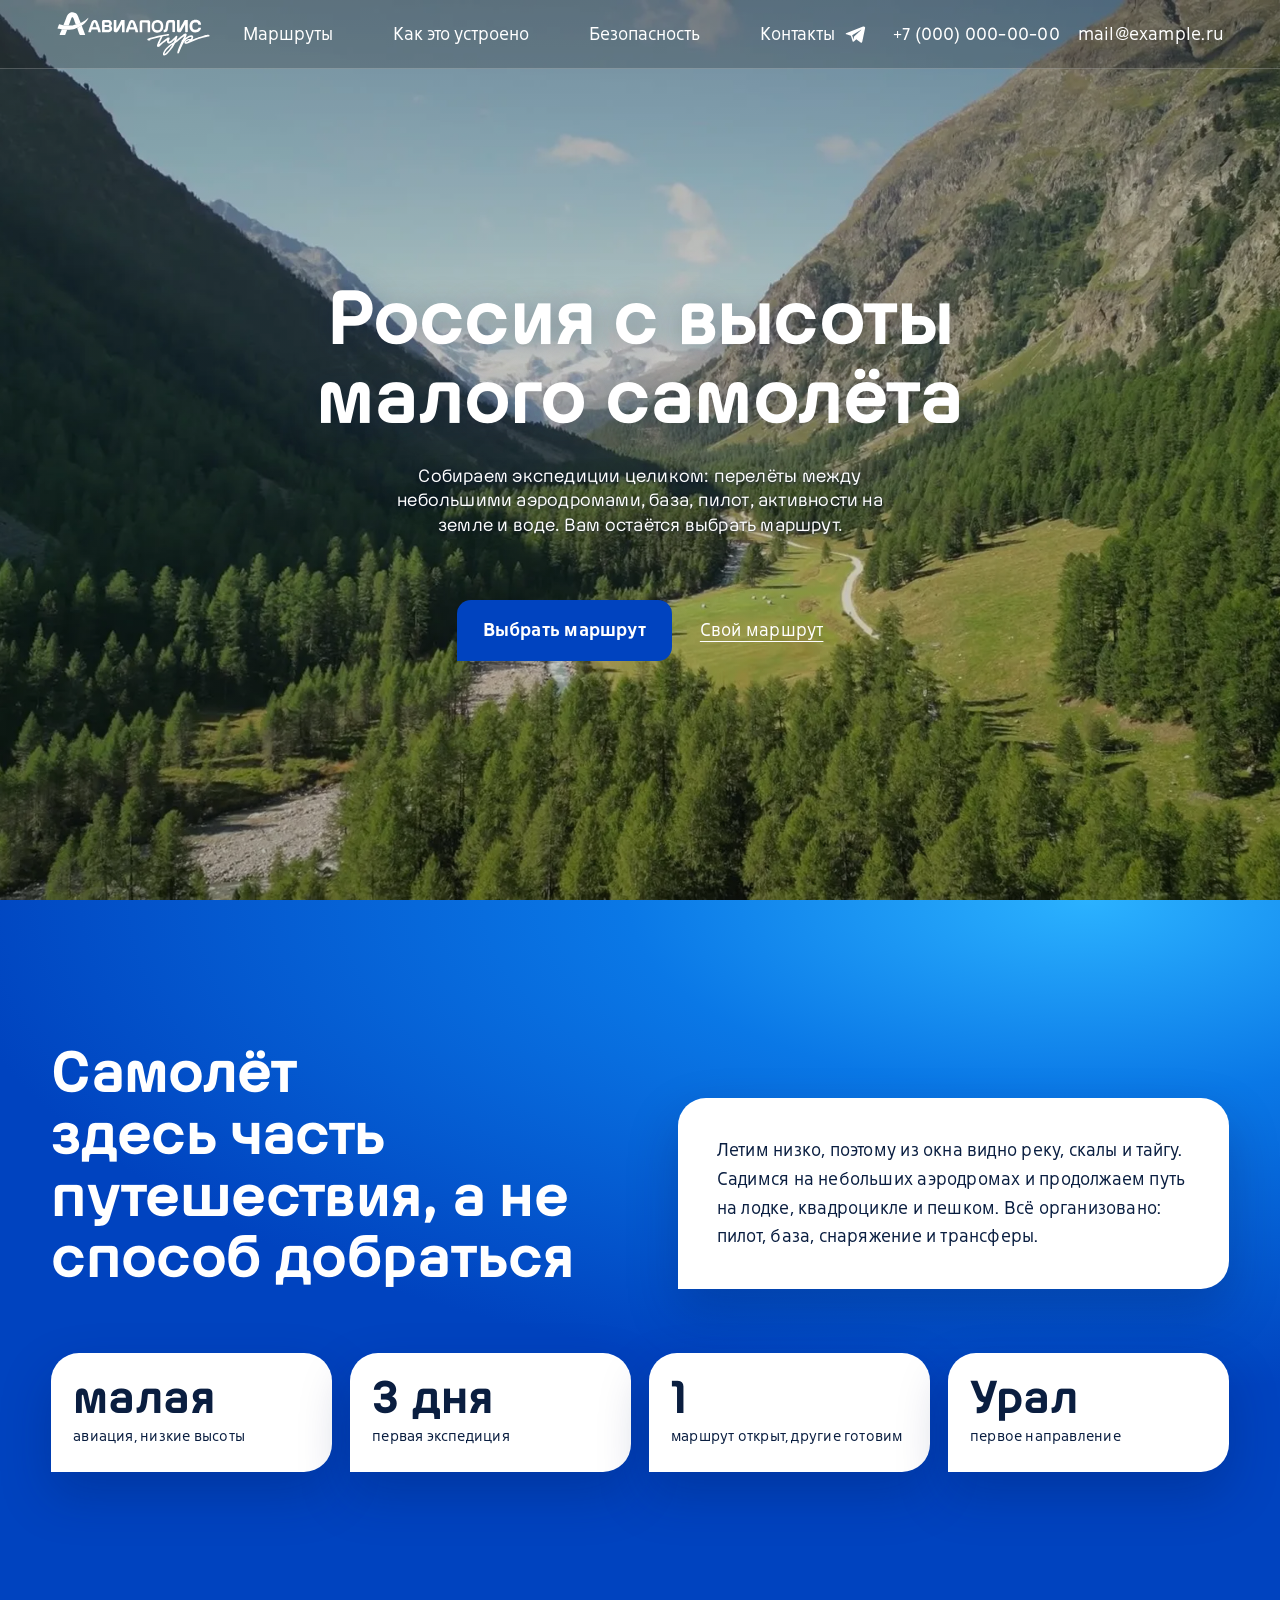
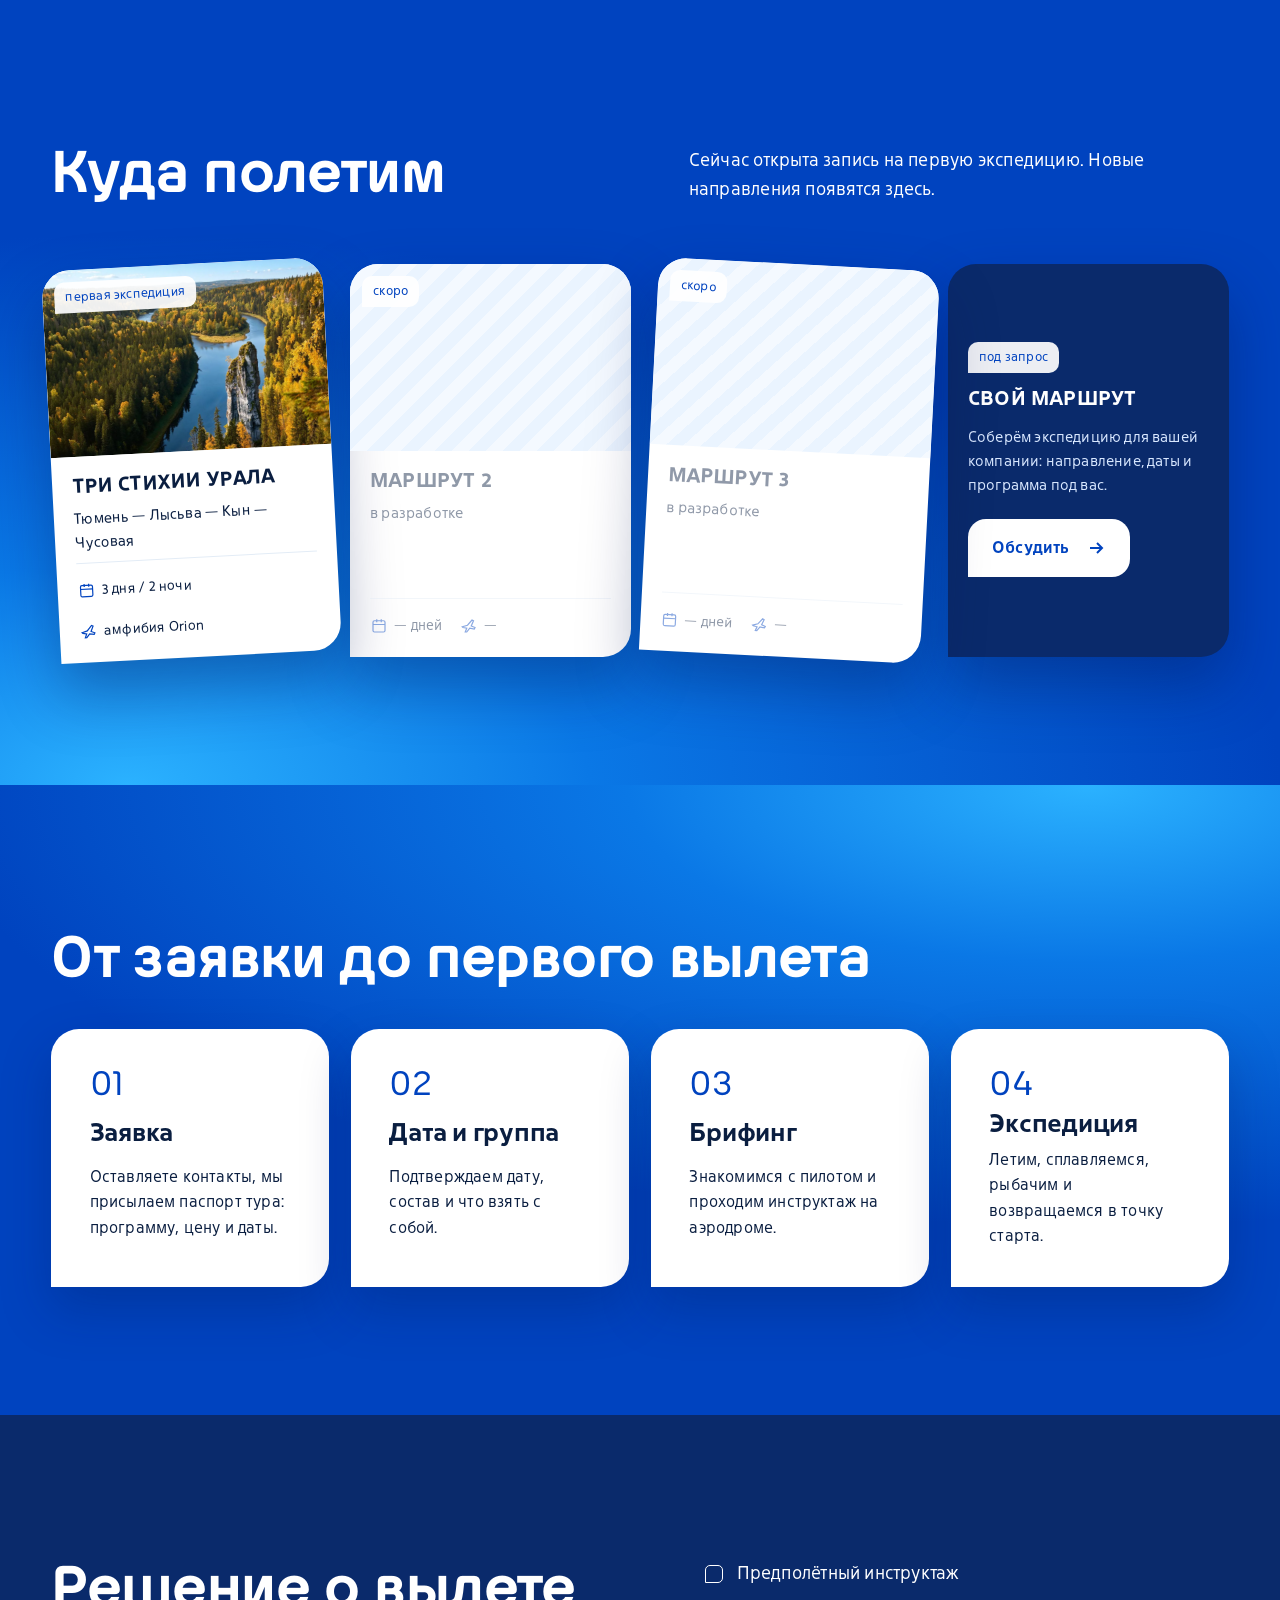
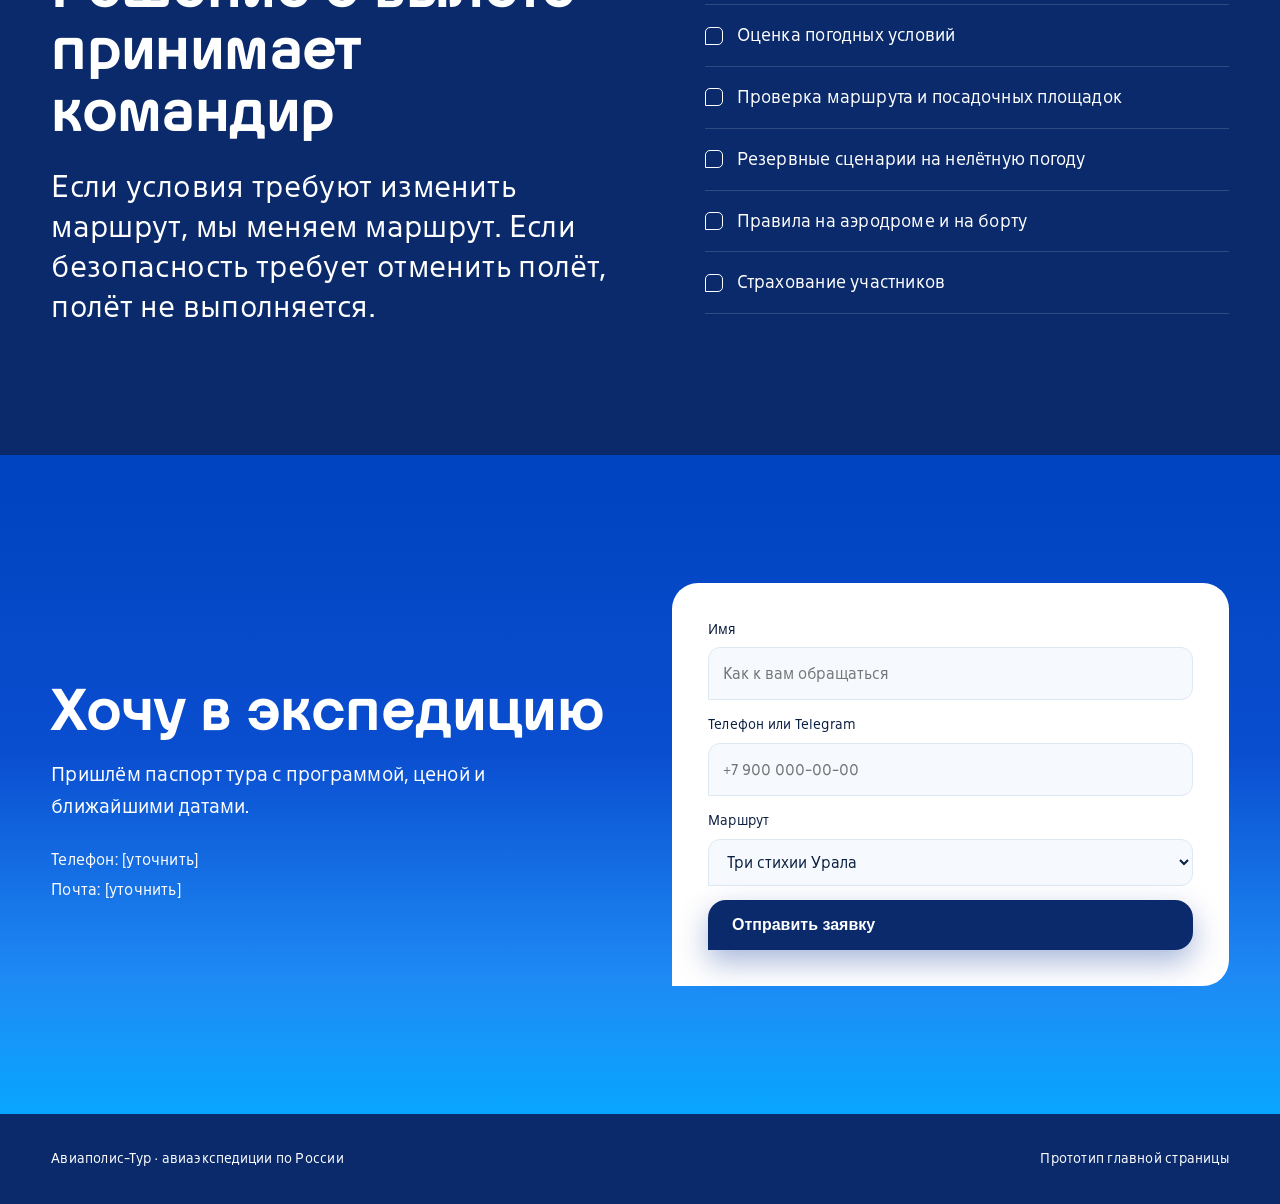
<file: index.html>
<!doctype html>
<html lang="ru">
<head>
<meta charset="utf-8">
<meta name="viewport" content="width=device-width,initial-scale=1,viewport-fit=cover">
<title>Авиаполис-Тур · Главная</title>
<link rel="stylesheet" href="assets/css/home.css">
</head>
<body>
<div class="head" id="head"><div class="head-in">
  <a class="brand" href="#top" aria-label="Авиаполис-Тур"><img class="logo-tour" src="assets/img/logo-tour-white.svg" alt="Авиаполис-Тур"></a>
  <nav aria-label="Разделы"><a href="#routes">Маршруты</a><a href="#how">Как это устроено</a><a href="#safety">Безопасность</a><a href="#apply">Контакты</a></nav>
  <div class="head-cta">
    <a class="tg" href="https://t.me/" aria-label="Написать в Telegram"><svg viewBox="0 0 24 24"><path d="M21.5 3.6 2.9 10.8c-1.3.5-1.3 1.2-.2 1.6l4.8 1.5 1.8 5.6c.2.6.1.9.8.9.5 0 .7-.2 1-.5l2.3-2.2 4.8 3.5c.9.5 1.5.2 1.7-.8l3.1-14.7c.3-1.3-.5-1.9-1.5-1.4ZM8.9 13.4l9.3-5.9c.5-.3.9-.1.5.2l-7.9 7.2-.3 3.3-1.6-4.8Z"/></svg></a>
    <a class="head-contact" href="tel:+70000000000">+7 (000) 000-00-00</a>
    <a class="head-contact" href="mailto:mail@example.ru">mail@example.ru</a>
  </div>
</div></div>

<header class="hero hf2" id="top">
  <div class="hf2-bg" aria-hidden="true"></div>
  <video class="hero-video2" autoplay muted loop playsinline preload="auto" poster="assets/img/hero-mountains-v.webp" aria-hidden="true"><source src="assets/video/hero-mountains.mp4" type="video/mp4"></video>
  <div class="wrap hf2-main">
    <h1>Россия с высоты малого самолёта</h1>
    <p>Собираем экспедиции целиком: перелёты между небольшими аэродромами, база, пилот, активности на земле и воде. Вам остаётся выбрать маршрут.</p>
    <div class="hf2-links"><a class="hf2-cta" href="#routes">Выбрать маршрут</a><a class="hf2-link" href="#apply">Свой маршрут</a></div>
  </div>
</header>

<main>
<section>
  <div class="wrap">
    <div class="intro">
      <div><h2 style="margin-top:14px">Самолёт здесь часть путешествия, а не способ добраться</h2></div>
      <p>Летим низко, поэтому из окна видно реку, скалы и тайгу. Садимся на небольших аэродромах и продолжаем путь на лодке, квадроцикле и пешком. Всё организовано: пилот, база, снаряжение и трансферы.</p>
    </div>
    <div class="facts">
      <div><b>малая</b><span>авиация, низкие высоты</span></div>
      <div><b>3 дня</b><span>первая экспедиция</span></div>
      <div><b>1</b><span>маршрут открыт, другие готовим</span></div>
      <div><b>Урал</b><span>первое направление</span></div>
    </div>
  </div>
</section>

<section class="routes" id="routes">
  <div class="wrap">
    <div class="routes-head">
      <div><h2 style="margin-top:14px">Куда полетим</h2></div>
      <p>Сейчас открыта запись на первую экспедицию. Новые направления появятся здесь.</p>
    </div>
    <div class="grid2">
      <a class="rc" href="tri-stihii-urala.html">
        <div class="rc-img"><img loading="lazy" src="assets/img/hero-bright.webp" alt="Река Чусовая и осенняя тайга с высоты"><span class="season">первая экспедиция</span></div>
        <div class="rc-body"><h3>Три стихии Урала</h3><p class="dates">Тюмень — Лысьва — Кын — Чусовая</p><div class="rc-foot"><span><svg viewBox="0 0 24 24"><rect x="4" y="5" width="16" height="15" rx="2"/><path d="M4 10h16M9 3v4M15 3v4"/></svg>3 дня / 2 ночи</span><span><svg viewBox="0 0 24 24"><path d="M3 13l7-2 6-7 2 1-3 7 5 2-1 2-6-1-4 5H7l2-5-5-1z"/></svg>амфибия Orion</span></div></div>
      </a>
      <div class="rc soon2"><div class="rc-img ph2"><span class="season">скоро</span></div><div class="rc-body"><h3>Маршрут 2</h3><p class="dates">в разработке</p><div class="rc-foot"><span><svg viewBox="0 0 24 24"><rect x="4" y="5" width="16" height="15" rx="2"/><path d="M4 10h16M9 3v4M15 3v4"/></svg>— дней</span><span><svg viewBox="0 0 24 24"><path d="M3 13l7-2 6-7 2 1-3 7 5 2-1 2-6-1-4 5H7l2-5-5-1z"/></svg>—</span></div></div></div>
      <div class="rc soon2"><div class="rc-img ph2"><span class="season">скоро</span></div><div class="rc-body"><h3>Маршрут 3</h3><p class="dates">в разработке</p><div class="rc-foot"><span><svg viewBox="0 0 24 24"><rect x="4" y="5" width="16" height="15" rx="2"/><path d="M4 10h16M9 3v4M15 3v4"/></svg>— дней</span><span><svg viewBox="0 0 24 24"><path d="M3 13l7-2 6-7 2 1-3 7 5 2-1 2-6-1-4 5H7l2-5-5-1z"/></svg>—</span></div></div></div>
      <div class="rc rc-custom"><div class="rc-body"><span class="season" style="position:static;align-self:flex-start">под запрос</span><h3>Свой маршрут</h3><p class="dates">Соберём экспедицию для вашей компании: направление, даты и программа под вас.</p><a class="btn btn-white" href="#apply">Обсудить<svg viewBox="0 0 20 20"><path d="M4 10h12M11 5l5 5-5 5"/></svg></a></div></div>
    </div>
  </div>
</section>

<section id="how">
  <div class="wrap">
    
    <h2 style="margin-top:14px">От заявки до первого вылета</h2>
    <ol class="steps">
      <li><h3>Заявка</h3><p>Оставляете контакты, мы присылаем паспорт тура: программу, цену и даты.</p></li>
      <li><h3>Дата и группа</h3><p>Подтверждаем дату, состав и что взять с собой.</p></li>
      <li><h3>Брифинг</h3><p>Знакомимся с пилотом и проходим инструктаж на аэродроме.</p></li>
      <li><h3>Экспедиция</h3><p>Летим, сплавляемся, рыбачим и возвращаемся в точку старта.</p></li>
    </ol>
  </div>
</section>

<section class="safety" id="safety">
  <div class="wrap cols">
    <div>
      
      <h2 style="margin-top:14px">Решение о вылете принимает командир</h2>
      <p class="quote">Если условия требуют изменить маршрут, мы меняем маршрут. Если безопасность требует отменить полёт, полёт не выполняется.</p>
    </div>
    <ul>
      <li>Предполётный инструктаж</li><li>Оценка погодных условий</li><li>Проверка маршрута и посадочных площадок</li><li>Резервные сценарии на нелётную погоду</li><li>Правила на аэродроме и на борту</li><li>Страхование участников</li>
    </ul>
  </div>
</section>

<section class="apply" id="apply">
  <div class="wrap apply-grid">
    <div>
      
      <h2 style="margin-top:14px">Хочу в экспедицию</h2>
      <p>Пришлём паспорт тура с программой, ценой и ближайшими датами.</p>
      <div class="contacts"><span>Телефон: [уточнить]</span><span>Почта: [уточнить]</span></div>
    </div>
    <form id="lead" novalidate>
      <label for="f-name">Имя<input id="f-name" name="name" autocomplete="name" placeholder="Как к вам обращаться"></label>
      <label for="f-phone">Телефон или Telegram<input id="f-phone" name="phone" placeholder="+7 900 000-00-00"></label>
      <label for="f-route">Маршрут<select id="f-route" name="route"><option>Три стихии Урала</option><option>Свой маршрут</option></select></label>
      <button class="btn btn-sky" type="submit">Отправить заявку</button>
      <p class="ok" id="ok" hidden></p>
    </form>
  </div>
</section>
</main>

<footer><div class="wrap"><span>Авиаполис-Тур · авиаэкспедиции по России</span><span>Прототип главной страницы</span></div></footer>

<script src="assets/js/home.js" defer></script>
</body>
</html>
</file>
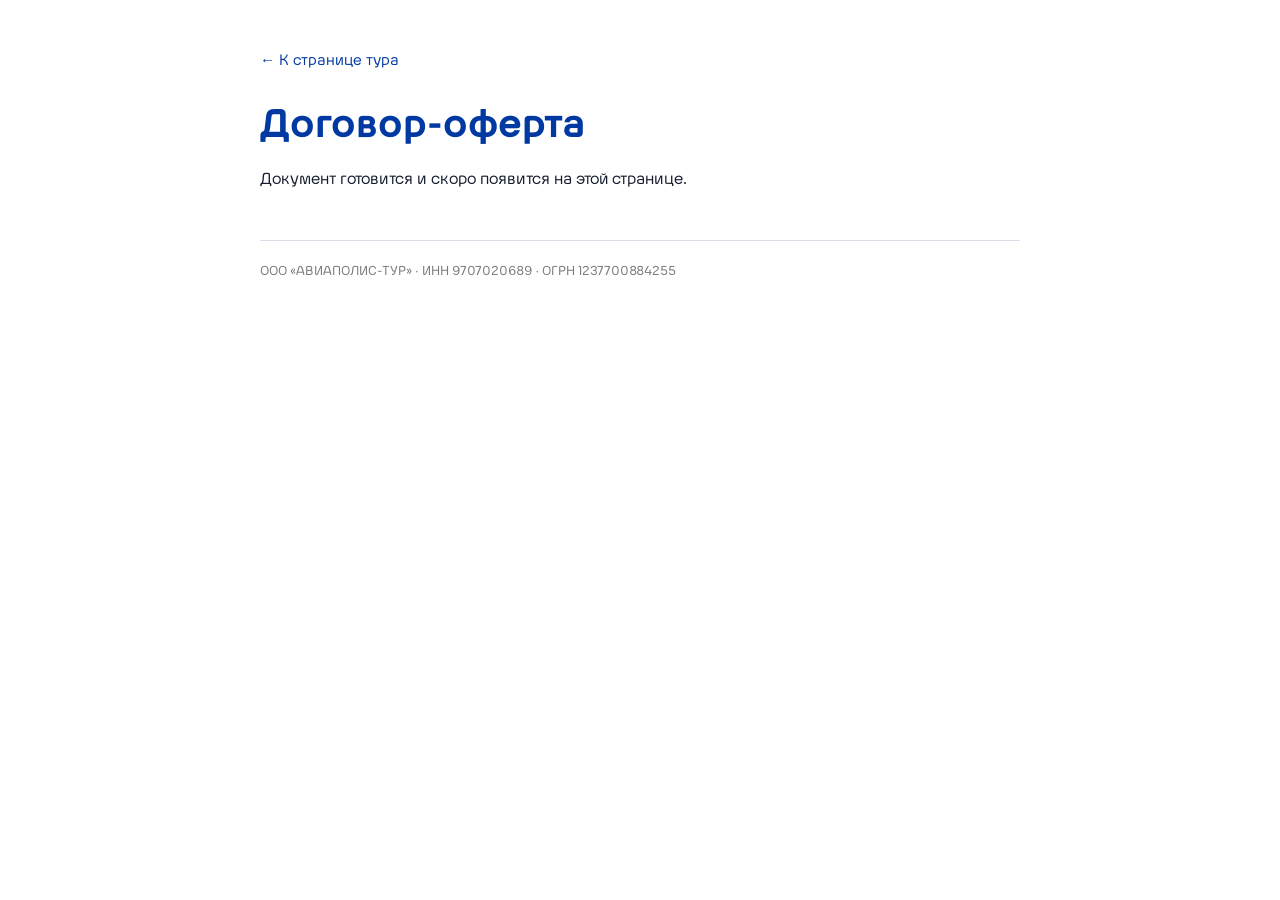
<file: oferta.html>
<!doctype html><html lang="ru"><head><meta charset="utf-8"><meta name="viewport" content="width=device-width,initial-scale=1"><title>Договор-оферта · Авиаполис-Тур</title><meta name="robots" content="noindex"><style>@font-face{font-family:Aviapolis;src:url(assets/fonts/aviapolis-bold.woff2) format("woff2");font-weight:700}@font-face{font-family:Aviapolis;src:url(assets/fonts/aviapolis-regular.woff2) format("woff2");font-weight:400}body{margin:0;font-family:Aviapolis,Arial,sans-serif;color:#141C2E;background:#fff;line-height:1.55}.w{max-width:760px;margin:0 auto;padding:48px 20px 72px}a{color:#0039A2}h1{font-size:clamp(28px,5vw,40px);line-height:1.15;color:#0039A2;margin:28px 0 20px}.back{font-size:15px;text-decoration:none}.back:hover{text-decoration:underline}.co{margin-top:48px;padding-top:20px;border-top:1px solid #d9dfe9;font-size:13px;color:#7A7A7A}</style></head><body><div class="w"><a class="back" href="./">&larr; К странице тура</a><h1>Договор-оферта</h1><p>Документ готовится и&nbsp;скоро появится на&nbsp;этой странице.</p><p class="co">ООО «АВИАПОЛИС-ТУР» · ИНН 9707020689 · ОГРН 1237700884255</p></div></body></html>
</file>
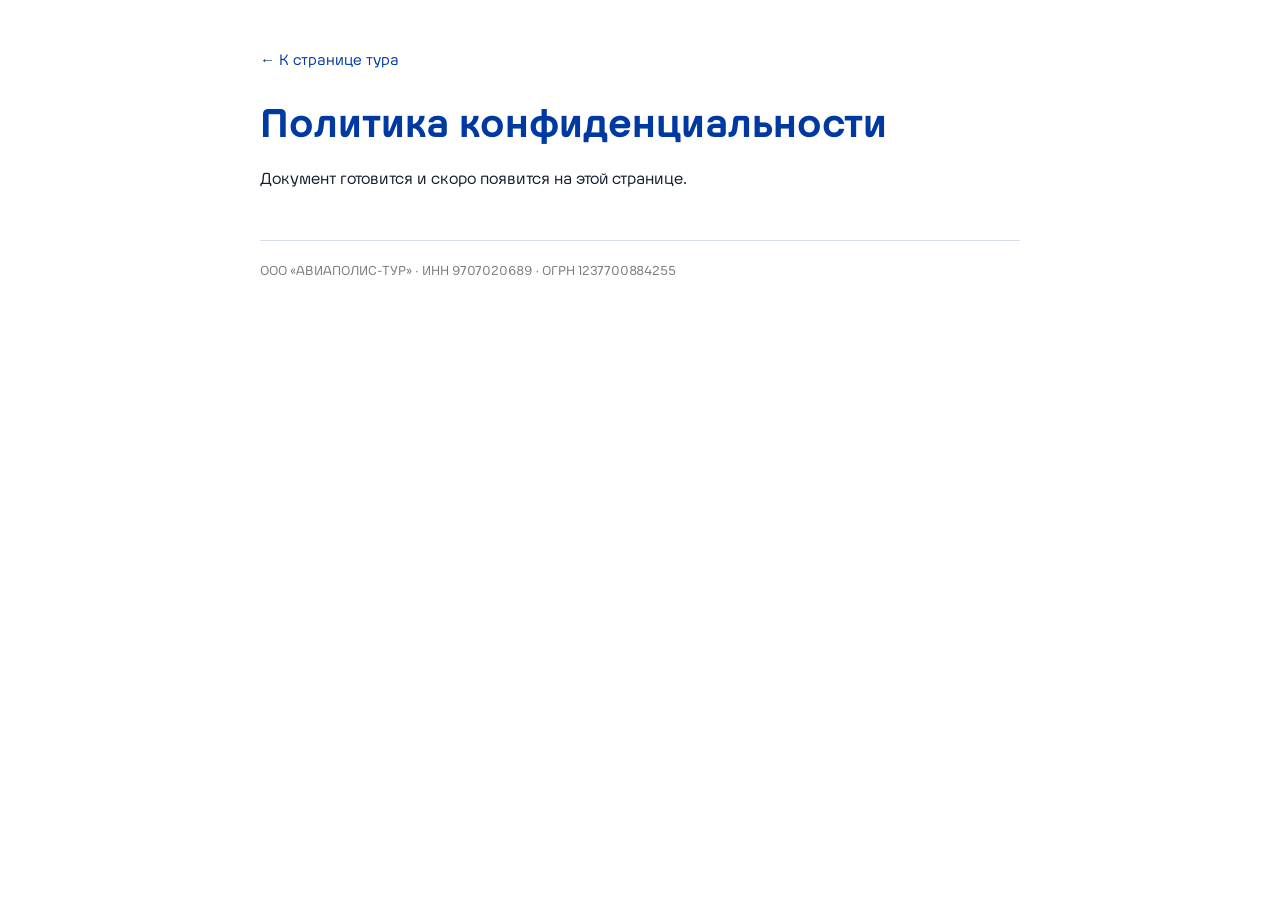
<file: privacy.html>
<!doctype html><html lang="ru"><head><meta charset="utf-8"><meta name="viewport" content="width=device-width,initial-scale=1"><title>Политика конфиденциальности · Авиаполис-Тур</title><meta name="robots" content="noindex"><style>@font-face{font-family:Aviapolis;src:url(assets/fonts/aviapolis-bold.woff2) format("woff2");font-weight:700}@font-face{font-family:Aviapolis;src:url(assets/fonts/aviapolis-regular.woff2) format("woff2");font-weight:400}body{margin:0;font-family:Aviapolis,Arial,sans-serif;color:#141C2E;background:#fff;line-height:1.55}.w{max-width:760px;margin:0 auto;padding:48px 20px 72px}a{color:#0039A2}h1{font-size:clamp(28px,5vw,40px);line-height:1.15;color:#0039A2;margin:28px 0 20px}.back{font-size:15px;text-decoration:none}.back:hover{text-decoration:underline}.co{margin-top:48px;padding-top:20px;border-top:1px solid #d9dfe9;font-size:13px;color:#7A7A7A}</style></head><body><div class="w"><a class="back" href="./">&larr; К странице тура</a><h1>Политика конфиденциальности</h1><p>Документ готовится и&nbsp;скоро появится на&nbsp;этой странице.</p><p class="co">ООО «АВИАПОЛИС-ТУР» · ИНН 9707020689 · ОГРН 1237700884255</p></div></body></html>
</file>
<file: assets/css/home.css>
/* Layout: главная по структуре Alto — первый экран, коротко о нас, каталог маршрутов, как это устроено, безопасность, заявка */
@font-face{font-family:"Ordinar";src:url("../fonts/ordinar-normal.woff2") format("woff2");font-weight:400;font-display:swap}
@font-face{font-family:"Ordinar";src:url("../fonts/ordinar-bold.woff2") format("woff2");font-weight:700;font-display:swap}
@font-face{font-family:"Aviapolis";src:url("../fonts/aviapolis-bold.woff2") format("woff2");font-weight:700;font-display:swap}
:root{--bg:#F6FAFE;--fg:#0A1E40;--muted:#50648A;--sky:#00A6FF;--blue:#0043BF;--navy:#0A2A6B;--pale:#CFEAFF;--card:#FFFFFF;--line:#DCE8F4;
--f-body:"Ordinar","Segoe UI",Arial,sans-serif;--f-accent:"Aviapolis","Ordinar",Arial,sans-serif;--r:26px;--shape:var(--r) var(--r) var(--r) 0}
@media (prefers-color-scheme: dark){:root:not([data-theme="light"]){--bg:#061430;--fg:#EAF3FF;--muted:#A9BCDA;--sky:#3DBBFF;--blue:#6C9DFF;--navy:#0A2A6B;--pale:#15325F;--card:#0B1F45;--line:#1C3663;color-scheme:dark}}
:root[data-theme="dark"]{--bg:#061430;--fg:#EAF3FF;--muted:#A9BCDA;--sky:#3DBBFF;--blue:#6C9DFF;--navy:#0A2A6B;--pale:#15325F;--card:#0B1F45;--line:#1C3663;color-scheme:dark}
*{box-sizing:border-box}html{scroll-behavior:smooth}
body{margin:0;background:var(--bg);color:var(--fg);font-family:var(--f-body);font-size:17px;line-height:1.6}
a{color:inherit}p{margin:0}
h1,h2,h3{margin:0;font-family:var(--f-body);font-weight:700;line-height:1.05;text-wrap:balance;letter-spacing:-.02em}
h2{font-size:clamp(34px,4.6vw,62px)}h3{font-size:clamp(22px,2vw,28px);line-height:1.15}
.acc{font-family:var(--f-accent);letter-spacing:0}
.wrap{max-width:1760px;margin-inline:auto;padding-inline:clamp(16px,4vw,72px)}
section{padding-block:clamp(80px,10vw,140px)}
.eyebrow{display:inline-flex;align-items:center;gap:12px;color:var(--sky);font-size:14px}
.eyebrow::before{content:"";width:28px;height:1px;background:currentColor}
.btn{display:inline-flex;align-items:center;justify-content:space-between;gap:16px;font-weight:700;font-size:16px;padding:16px 24px;border-radius:18px 18px 18px 0;text-decoration:none;border:0;cursor:pointer;transition:transform .2s}
.btn:hover{transform:translateY(-2px)}
.btn svg{width:20px;height:20px;fill:none;stroke:currentColor;stroke-width:2}
.btn-sky{background:var(--sky);color:#fff;box-shadow:0 12px 30px rgba(0,110,220,.35)}
.btn-white{background:#fff;color:#0043BF}
a:focus-visible,.btn:focus-visible,input:focus-visible,select:focus-visible{outline:3px solid var(--sky);outline-offset:3px}

/* header */
.head{position:fixed;top:0;left:0;right:0;z-index:50;padding-top:env(safe-area-inset-top,0px);transition:background .3s}
.head::before{content:"";position:absolute;inset:0;z-index:-1;background:linear-gradient(180deg,rgba(6,28,70,.38),rgba(6,28,70,.12));backdrop-filter:blur(16px) saturate(1.4);-webkit-backdrop-filter:blur(16px) saturate(1.4);border-bottom:1px solid rgba(255,255,255,.18)}
.head.scrolled::before{background:rgba(255,255,255,.8);border-bottom-color:var(--line)}
.head-in{display:flex;align-items:center;gap:28px;padding:14px clamp(16px,4vw,72px);color:#fff;max-width:1760px;margin-inline:auto}
.head.scrolled .head-in,.head.scrolled nav a{color:#0A1E40}
.brand{margin-right:auto;display:flex}.brand img{height:40px;display:block}
.brand .logo-dark{display:none}.head.scrolled .logo-light{display:none}.head.scrolled .logo-dark{display:block}
.head nav{display:flex;gap:28px;font-size:15px}.head nav a{text-decoration:none;color:#fff;opacity:.9}
.tg{width:42px;height:42px;border-radius:50%;display:grid;place-items:center;background:rgba(255,255,255,.14);border:1px solid rgba(255,255,255,.35);color:#fff}
.head.scrolled .tg{background:#EAF4FF;border-color:#CFE3F7;color:#0043BF}
.tg svg{width:20px;height:20px;fill:currentColor}
.btn-head{padding:11px 20px;font-size:14px;background:#fff;color:#0043BF;border-radius:14px 14px 14px 0;text-decoration:none;font-weight:700}
.head.scrolled .btn-head{background:#00A6FF;color:#fff}
.head-cta{display:flex;align-items:center;gap:10px}
@media (max-width:900px){.head nav{display:none}.brand img{height:34px}}

/* hero */
.hero{position:relative;min-height:min(94vh,900px);display:flex;align-items:center;justify-content:center;text-align:center;color:#fff;overflow:hidden;background:#0B3A7A url("../img/hero-bright.webp") center/cover;padding:0}
.hero::after{content:"";position:absolute;inset:0;background:radial-gradient(ellipse 75% 70% at 50% 48%,rgba(4,24,60,0) 35%,rgba(4,24,60,.45) 85%,rgba(4,24,60,.7) 100%),linear-gradient(180deg,rgba(4,24,60,.3),rgba(4,24,60,0) 25%)}
.hero .wrap{position:relative;z-index:1;padding-top:120px;padding-bottom:80px;display:flex;flex-direction:column;align-items:center}
.hero .eyebrow{color:#fff}.hero .eyebrow::after{content:"";width:28px;height:1px;background:currentColor}
.hero h1{font-size:clamp(46px,8vw,120px);line-height:.95;margin-top:18px;text-shadow:0 2px 6px rgba(0,24,70,.35),0 8px 28px rgba(0,24,70,.55),0 20px 70px rgba(0,24,70,.45)}
.hero h1 .acc{color:var(--pale);display:block}
.hero p{font-size:clamp(18px,1.7vw,22px);max-width:32em;margin-top:22px;text-shadow:0 2px 16px rgba(0,30,80,.45)}
.hero .links{display:flex;flex-wrap:wrap;justify-content:center;gap:12px;margin-top:32px}
.hero .btn{min-width:240px}

/* intro */
.intro{display:grid;grid-template-columns:1fr 1fr;gap:clamp(28px,6vw,100px);align-items:end}
.intro p{font-size:clamp(18px,1.6vw,22px);color:var(--muted);max-width:32em}
.facts{display:grid;grid-template-columns:repeat(4,1fr);gap:0;margin-top:clamp(40px,5vw,70px);border-top:1px solid var(--line)}
.facts div{padding:26px 22px 0 0}
.facts b{display:block;font-family:var(--f-accent);font-size:clamp(34px,3.6vw,52px);color:var(--blue);line-height:1}
.facts span{font-size:15px;color:var(--muted)}
@media (max-width:860px){.intro{grid-template-columns:1fr}.facts{grid-template-columns:1fr 1fr;row-gap:24px}}

/* routes */
.routes{background:var(--card)}
.routes-head{display:flex;flex-wrap:wrap;justify-content:space-between;align-items:end;gap:20px;margin-bottom:clamp(36px,5vw,60px)}
.routes-head p{color:var(--muted);max-width:30em}
.grid{display:grid;grid-template-columns:repeat(3,1fr);gap:22px}
.route{position:relative;border-radius:var(--shape);overflow:hidden;min-height:560px;display:flex;flex-direction:column;justify-content:flex-end;color:#fff;text-decoration:none;isolation:isolate}
.route.main{grid-column:span 2}
.route img{position:absolute;inset:0;width:100%;height:100%;object-fit:cover;z-index:-2;transition:transform .7s}
.route:hover img{transform:scale(1.05)}
.route::before{content:"";position:absolute;inset:0;z-index:-1;background:linear-gradient(180deg,rgba(3,20,52,0) 35%,rgba(3,20,52,.85))}
.route .body{padding:clamp(22px,3vw,40px);display:grid;gap:14px}
.route .tag{justify-self:start;font-size:13px;padding:6px 12px;border:1px solid rgba(255,255,255,.6);border-radius:10px 10px 10px 0}
.route h3{font-size:clamp(30px,3.4vw,52px)}
.route ul{margin:0;padding:0;list-style:none;display:grid;gap:4px;font-size:16px;color:#E3EEFF}
.route ul li::before{content:"· "}
.route .foot{display:flex;flex-wrap:wrap;justify-content:space-between;align-items:center;gap:14px;margin-top:6px}
.route .more{font-size:16px;border-bottom:1px solid rgba(255,255,255,.6);padding-bottom:2px}
.route .arrow{width:52px;height:52px;border-radius:50%;background:#fff;color:#0043BF;display:grid;place-items:center}
.route .arrow svg{width:22px;height:22px;fill:none;stroke:currentColor;stroke-width:2}
.soon{border-radius:var(--shape);min-height:560px;border:1.5px dashed var(--line);background:repeating-linear-gradient(135deg,var(--bg) 0 14px,transparent 14px 28px);display:flex;flex-direction:column;justify-content:space-between;padding:clamp(22px,3vw,36px);color:var(--muted)}
.soon .ph{flex:1;margin-block:18px;border-radius:20px 20px 20px 0;background:var(--line);display:grid;place-items:center;font-size:14px}
.soon h3{color:var(--fg);opacity:.55}
.soon .line{height:10px;border-radius:5px;background:var(--line);margin-top:8px}
.soon .line.s{width:60%}
.custom{background:var(--blue);color:#fff;border:0}
.custom h3{color:#fff;opacity:1}.custom p{color:#D8E7FF}
.custom .btn{justify-self:start;align-self:flex-start}
@media (max-width:1100px){.grid{grid-template-columns:1fr 1fr}.route.main{grid-column:span 2}}
@media (max-width:700px){.grid{grid-template-columns:1fr}.route.main{grid-column:auto}.route,.soon{min-height:460px}}

/* how */
.steps{display:grid;grid-template-columns:repeat(4,1fr);gap:22px;margin:40px 0 0;padding:0;list-style:none;counter-reset:s}
.steps li{border-top:1px solid var(--sky);padding-top:20px;display:grid;gap:8px;counter-increment:s}
.steps li::before{content:counter(s,decimal-leading-zero);font-family:var(--f-accent);font-size:34px;color:var(--sky);line-height:1}
.steps p{color:var(--muted);font-size:16px}
@media (max-width:900px){.steps{grid-template-columns:1fr 1fr}}@media (max-width:520px){.steps{grid-template-columns:1fr}}

/* safety */
.safety{background:var(--navy);color:#fff}
.safety .eyebrow{color:var(--pale)}
.safety .cols{display:grid;grid-template-columns:1.1fr 1fr;gap:clamp(28px,6vw,100px);align-items:start}
.safety .quote{font-size:clamp(22px,2.4vw,32px);line-height:1.3;margin-top:24px}
.safety ul{margin:0;padding:0;list-style:none;display:grid;gap:0}
.safety li{padding:16px 0;border-bottom:1px solid rgba(255,255,255,.15);display:flex;gap:14px;align-items:center}
.safety li::before{content:"";flex:none;width:16px;height:16px;border:1.5px solid var(--sky);border-radius:5px 5px 5px 0}
@media (max-width:860px){.safety .cols{grid-template-columns:1fr}}

/* apply */
.apply{background:radial-gradient(120% 120% at 20% 0%,#39BCFF 0%,#0A8BEF 55%,#0660CF 100%);color:#fff}
.apply .eyebrow{color:#fff}
.apply-grid{display:grid;grid-template-columns:1fr 1fr;gap:clamp(24px,5vw,72px);align-items:center}
.apply-grid>div>p{font-size:20px;color:#E8F6FF;margin-top:18px;max-width:26em}
.contacts{display:grid;gap:4px;margin-top:24px;font-size:16px}
form{background:var(--card);color:var(--fg);border-radius:var(--shape);padding:clamp(22px,3vw,36px);display:grid;gap:14px}
label{display:grid;gap:6px;font-size:14px;color:var(--muted)}
input,select{font:inherit;font-size:16px;color:var(--fg);background:var(--bg);border:1.5px solid var(--line);border-radius:12px 12px 12px 0;padding:13px 14px;width:100%}
.ok{background:var(--bg);border-radius:14px;padding:14px;font-size:15px}
@media (max-width:860px){.apply-grid{grid-template-columns:1fr}}
footer{padding-block:34px;font-size:14px;color:var(--muted)}
footer .wrap{display:flex;flex-wrap:wrap;justify-content:space-between;gap:12px}
@media (prefers-reduced-motion:reduce){*{transition:none!important;scroll-behavior:auto!important}}
/* NAV centered pill */
.head-in{display:grid!important;grid-template-columns:1fr auto 1fr;align-items:center}
.brand{margin-right:0!important;justify-self:start}
.head-cta{justify-self:end}
.head nav{display:flex;gap:4px;padding:5px;border-radius:18px 18px 18px 0;background:rgba(255,255,255,.12);border:1px solid rgba(255,255,255,.35);font-size:16px!important}
.head nav a{padding:9px 18px;border-radius:13px 13px 13px 0;opacity:1!important;transition:background .2s}
.head nav a:hover{background:rgba(255,255,255,.2);text-decoration:none!important}
.head.scrolled nav{background:#EEF6FF;border-color:#D5E6F7}
.head.scrolled nav a:hover{background:#fff}
@media (max-width:900px){.head-in{grid-template-columns:1fr auto}.head nav{display:none!important}}
/* HEAD BUTTON matches nav */
.head .btn-head{height:48px;display:inline-flex;align-items:center;padding:0 22px!important;font-size:16px!important;font-weight:700;background:rgba(255,255,255,.12)!important;color:#fff!important;border:1px solid rgba(255,255,255,.35);border-radius:18px 18px 18px 0!important;box-shadow:none!important;transform:none!important;transition:background .2s}
.head .btn-head:hover{background:rgba(255,255,255,.24)!important}
.head .tg{width:48px!important;height:48px!important;background:rgba(255,255,255,.12)!important;border:1px solid rgba(255,255,255,.35)!important}
.head nav{height:48px;align-items:center}
.head.scrolled .btn-head{background:#0043BF!important;color:#fff!important;border-color:#0043BF}
.head.scrolled .tg{background:#EEF6FF!important;border-color:#D5E6F7!important;color:#0043BF}
/* NAV clean: no frame */
.head nav{background:none!important;border:0!important;padding:0!important;gap:34px!important}
.head nav a{padding:6px 0!important;border-radius:0!important;background:none!important;position:relative}
.head nav a::after{content:"";position:absolute;left:0;right:0;bottom:0;height:1px;background:currentColor;transform:scaleX(0);transform-origin:left;transition:transform .25s}
.head nav a:hover::after{transform:scaleX(1)}
.head.scrolled nav{background:none!important}
/* TWO COLORS: синий акцент + тёмный текст */
:root{--acc:#0043BF}
@media (prefers-color-scheme: dark){:root:not([data-theme="light"]){--acc:#8DB4FF}}
:root[data-theme="dark"]{--acc:#8DB4FF}
.eyebrow,#program .day-label,.stop .d,.stop.start .d,.stop.finish .d,.day-num,.legs .d{color:var(--acc)!important}
.expect .eyebrow,.plane .eyebrow,.apply .eyebrow,.hero .eyebrow,.safety .eyebrow,.safety2 .eyebrow,.price-tag .eyebrow{color:#fff!important}
h2 .acc,h3 .acc,.acc[style]{color:var(--acc)!important}
.hero h1 .acc,.expect .acc,.route h3 .acc,.apply .acc{color:#fff!important}
.facts b,.fact b{color:var(--acc)!important}
.btn-sky,.btn-glass:not(.alt){background:#0043BF!important;box-shadow:0 12px 30px rgba(0,50,150,.35)!important}
.btn-sky:hover,.btn-glass:not(.alt):hover{background:#0A4FD6!important}
.apply .btn-sky{background:#0A2A6B!important}
.steps li{border-top-color:#0043BF!important}.steps li::before{color:#0043BF!important}
.legend .l-air{background:repeating-linear-gradient(90deg,#0043BF 0 6px,transparent 6px 12px)!important}
.legend .l-road{background:#0043BF!important}
.stop .pic{box-shadow:0 12px 30px rgba(10,30,64,.12)!important}
details li::before{border-color:#0043BF!important}
summary::after{color:#0043BF!important}
.safety2 li::before,.safety li::before{border-color:#fff!important}
.safety2 h3{color:#fff!important}
.marquee .grp span::after{background:#fff!important;opacity:.6}
.ph figcaption{color:var(--fg)!important}
.custom{background:#0A2A6B!important}
/* ONE TEXT TONE: заголовки и описания одним тёмным */
:root{--muted:var(--fg)}
#program .day-text p,#program .stay{opacity:1!important}
#program>.wrap>h2{color:var(--fg)!important}
/* BLUE WORLD: яркий синий фон, градиенты, белые плашки */
body{background:#0043BF!important}
main>section:not(.expect):not(.apply):not(.safety2):not(.safety):not(.plane){--fg:#fff;--muted:#fff;--line:rgba(255,255,255,.28);--acc:#BFE6FF;color:#fff;background:radial-gradient(90% 70% at 85% 0%,#2BB2FF 0%,#0A78E6 40%,#0043BF 100%)!important}
main>section:not(.expect):not(.apply):not(.safety2):not(.safety):not(.plane):nth-of-type(even){background:radial-gradient(90% 70% at 10% 100%,#2BB2FF 0%,#0A78E6 40%,#0043BF 100%)!important}
.day-text,.road,.price-note,#price .price-grid>div:last-child,.facts>div,.soon:not(.custom),.steps li,.intro>p{--fg:#0A1E40;--muted:#0A1E40;--line:#DCE8F4;--acc:#0043BF;--bg:#F2F8FF;color:#0A1E40;background:#fff!important;border-radius:28px 28px 28px 0;padding:clamp(22px,3vw,40px)!important;box-shadow:0 22px 50px rgba(0,25,90,.28)}
.road{margin-top:28px!important}
.road .stop .pic{border-color:#EAF4FF}
.short .meta span{background:rgba(255,255,255,.16)!important;color:#fff!important;border:1px solid rgba(255,255,255,.3)}
.short .meta strong{color:#fff!important}
#program .day-img{box-shadow:0 22px 50px rgba(0,25,90,.3)!important}
#program .stay{border-top-color:#DCE8F4}
.price-note .btn-sky{background:#0043BF!important}
.facts{border-top:0!important;gap:18px!important}
.facts>div{padding:22px!important}
.soon:not(.custom){border:0!important}
.soon .ph{background:#EAF4FF!important;color:#0A1E40}
.soon .line{background:#EAF4FF!important}
.steps li{border-top:0!important}
.intro>p{font-size:clamp(17px,1.4vw,20px)!important}
footer{background:#0A2A6B;color:#fff!important}
footer .wrap span{color:#fff}
/* COMPACT ROAD + TEXT */
.road{max-width:1180px;margin-inline:auto!important;padding:clamp(22px,2.6vw,36px) clamp(18px,2.6vw,40px)!important}
.stops{column-gap:clamp(8px,1.4vw,20px)!important;row-gap:clamp(22px,3vw,40px)!important}
.stop{gap:6px!important}
.stop .pic{width:clamp(92px,8vw,124px)!important;border-width:4px!important}
.stop b{font-size:clamp(16px,1.2vw,19px)!important}
.stop span.t{font-size:15px!important;line-height:1.35}
.short-head{max-width:1180px;margin-inline:auto}
.short .legend{max-width:1180px;margin-inline:auto}
body{font-size:18px!important;letter-spacing:.012em}
p,li{letter-spacing:.012em}
h1,h2,h3{letter-spacing:-.01em}
#program .day-text p{font-size:clamp(18px,1.3vw,20px)!important}
/* LOWER PHOTO PLATES */
.route,.soon{min-height:400px!important}
.soon .ph{flex:0 0 150px!important}
#program .day-img{aspect-ratio:16/10!important}
.ph img{aspect-ratio:1/1!important}
.legend .l-air{background:repeating-linear-gradient(90deg,#fff 0 6px,transparent 6px 12px)!important}
.legend .l-road{background:#fff!important}
@media (max-width:700px){.route,.soon{min-height:360px!important}}
/* HEADINGS ONE COLOR */
h1 .acc,h2 .acc,h3 .acc,.acc[style]{color:inherit!important;text-shadow:none}
/* ROUTE CARDS, Salmonica-like */
.grid2{display:grid;grid-template-columns:repeat(4,1fr);gap:18px}
.rc{--fg:#0A1E40;display:flex;flex-direction:column;background:#fff;color:#0A1E40;text-decoration:none;border-radius:22px 22px 22px 0;overflow:hidden;box-shadow:0 18px 40px rgba(0,25,90,.22);transition:transform .3s}
a.rc:hover{transform:translateY(-4px)}
.rc-img{position:relative;aspect-ratio:3/2;background:#EAF4FF;overflow:hidden}
.rc-img img{width:100%;height:100%;object-fit:cover;display:block}
.season{position:absolute;left:12px;top:12px;font-size:13px;padding:5px 11px;border-radius:10px 10px 10px 0;background:rgba(255,255,255,.92);color:#0043BF}
.rc-body{display:flex;flex-direction:column;gap:8px;padding:18px 20px 20px;flex:1}
.rc h3{font-size:20px;line-height:1.2;text-transform:uppercase;letter-spacing:.01em}
.rc .dates{font-size:15px;color:#0A1E40}
.rc-foot{margin-top:auto;padding-top:16px;border-top:1px solid #E3ECF6;display:flex;flex-wrap:wrap;gap:18px;font-size:14px}
.rc-foot span{display:inline-flex;align-items:center;gap:6px}
.rc-foot svg{width:18px;height:18px;fill:none;stroke:#0043BF;stroke-width:1.6}
.soon2 h3,.soon2 .dates,.soon2 .rc-foot{opacity:.45}
.ph2{background:repeating-linear-gradient(135deg,#EAF4FF 0 12px,#F4F9FF 12px 24px)}
.rc-custom{background:#0A2A6B;color:#fff;--fg:#fff}
.rc-custom .rc-body{gap:14px;justify-content:center}
.rc-custom .dates{color:#D8E7FF}
.rc-custom .btn{align-self:flex-start;margin-top:8px}
@media (max-width:1100px){.grid2{grid-template-columns:1fr 1fr}}
@media (max-width:560px){.grid2{grid-template-columns:1fr}}

/* ===== FRAME 2 DESIGN (home) ===== */
.head::before{display:none!important}
.head{background:none!important;box-shadow:none!important}
.head-in{max-width:none!important;border-radius:0!important;border:0!important;border-bottom:1px solid rgba(255,255,255,.22)!important;padding:12px clamp(16px,4vw,64px)!important;background:rgba(6,28,80,.22)!important;backdrop-filter:blur(18px) saturate(1.3);-webkit-backdrop-filter:blur(18px) saturate(1.3);color:#fff!important}
.head.scrolled .head-in{background:rgba(2,14,60,.62)!important}
.head nav a,.head.scrolled nav a{color:#fff!important;font-size:15.5px!important;font-weight:400!important}
.head.scrolled .logo-light{display:block!important}.head.scrolled .logo-dark{display:none!important}
.head-cta{display:flex;gap:18px;align-items:center}
.head-contact{color:#fff;text-decoration:none;font-size:16px;white-space:nowrap}
.head .tg{background:rgba(255,255,255,.16)!important;border:0!important;color:#fff!important}
@media (max-width:1100px){.head-contact[href^="mailto"]{display:none}}
@media (max-width:640px){.head-contact{display:none}}

.hf2{position:relative;min-height:min(100vh,900px);display:flex;align-items:center;justify-content:center;overflow:hidden;color:#fff;text-align:center;background:#0B3A7A!important;padding:0!important}
.hf2-bg{position:absolute;inset:0;background:url("../img/hero-kayak.webp") center 60%/cover}
.hero-yt{position:absolute!important;inset:0;overflow:hidden;pointer-events:none;z-index:0}
.hero-yt iframe{position:absolute;top:50%;left:50%;width:max(100%,177.78vh);height:max(100%,56.25vw);transform:translate(-50%,-50%);border:0}
.hf2::after{content:"";position:absolute;inset:0;background:linear-gradient(180deg,rgba(2,14,50,.35) 0%,rgba(2,14,50,0) 26%,rgba(2,14,50,0) 70%,rgba(2,14,50,.3) 100%);pointer-events:none}
.hf2-main{position:relative;z-index:1;padding-top:80px}
.hf2 h1{font-family:var(--f-accent)!important;font-size:clamp(40px,6vw,96px)!important;line-height:1.02!important;max-width:12em;margin:0 auto!important;color:#fff!important;text-wrap:balance;text-shadow:0 4px 30px rgba(0,20,60,.35)}
.hf2 p{font-family:var(--f-accent);font-size:clamp(15px,1.4vw,20px);line-height:1.35;max-width:30em;margin:22px auto 0;color:#fff;text-shadow:0 1px 3px rgba(0,15,45,.6),0 2px 16px rgba(0,15,45,.5)}
.hf2-links{display:flex;gap:28px;justify-content:center;align-items:center;margin-top:clamp(40px,7vh,72px)}
.hf2-cta{display:inline-flex;padding:16px 26px;border-radius:14px 14px 14px 0;background:#0043BF;color:#fff;font-weight:700;font-size:18px;text-decoration:none;transition:background .3s,transform .3s}
.hf2-cta:hover{background:#FF8A33;transform:translateY(-2px)}
.hf2-link{color:#fff;font-size:18px;text-decoration:underline;text-underline-offset:5px;text-decoration-thickness:1px}

main>section:not(.safety){background:linear-gradient(180deg,#0043BF 0%,#0A4ED0 45%,#1E8BF5 80%,#08A6FF 100%)!important;color:#fff}
main>section:not(.safety):nth-of-type(even){background:linear-gradient(180deg,#08A6FF 0%,#1E8BF5 25%,#0A4ED0 60%,#0043BF 100%)!important}
main>section h2{font-family:var(--f-accent)!important;color:#fff!important}
main>section:not(.safety) p,main>section:not(.safety) .routes-head p{color:#fff}
.rc{border-radius:28px 28px 28px 0!important;box-shadow:0 30px 60px rgba(0,20,80,.35)!important}
.grid2>.rc:first-child{transform:rotate(-3deg)}
.grid2>.rc:nth-child(3){transform:rotate(3deg)}
.grid2>.rc:hover{transform:rotate(0) translateY(-8px)!important}
.hf2 h1,.hf2 p{position:static!important;transform:none!important;height:auto!important}
.hf2 p{margin-top:28px!important}
.intro>p,.facts>div,.facts>div *,.steps li,.steps li *,.rc:not(.rc-custom) .rc-body,.rc:not(.rc-custom) .rc-body *{color:#0A1E40!important}
.rc:not(.rc-custom) .rc-foot svg{stroke:#0043BF!important}

/* ===== FRAME 2 — exact sizes (1440 layout) ===== */
@font-face{font-family:"Aviapolis";src:url("../fonts/aviapolis-regular.woff2") format("woff2");font-weight:400;font-display:swap}
.hero-video2{position:absolute;inset:0;width:100%;height:100%;object-fit:cover;z-index:0}

.hf2>.hero-video2{position:absolute;z-index:0}
.hf2 p{font-family:"Aviapolis",var(--f-body)!important;font-weight:400!important}

/* HEADER from Frame 2: neutral gray, only opacity changes */
.head-in{background:rgba(19,19,19,.22)!important;border-bottom:1px solid rgba(255,255,255,.22)!important;min-height:69px;box-sizing:border-box}
.head.scrolled .head-in{background:rgba(19,19,19,.55)!important}

/* ===== FRAME 2 details: header ===== */
.head{padding:0!important}
.head-in{display:flex!important;align-items:center;max-width:none!important;height:69px;min-height:0!important;padding:0 clamp(16px,4.375vw,63px) 0 clamp(12px,1.458vw,21px)!important;border-radius:0!important;border:0!important;border-bottom:1px solid rgba(255,255,255,.22)!important;background:rgba(19,19,19,.22)!important;backdrop-filter:none!important;-webkit-backdrop-filter:none!important;gap:0!important}
.head.scrolled .head-in{background:rgba(19,19,19,.55)!important}
.brand{flex:none;margin:0!important;display:flex;align-items:center}
.brand img{display:none!important}
.brand img.logo-tour{display:block!important;width:171px;height:auto}
.head nav{display:flex!important;gap:60px!important;margin-left:clamp(24px,13.403vw,193px)!important;height:auto!important;padding:0!important;background:none!important;border:0!important}
.head nav a,.head.scrolled nav a{font-family:var(--f-body)!important;font-size:18px!important;font-weight:400!important;color:#fff!important;padding:0!important;opacity:1!important;letter-spacing:0!important}
.head-cta{margin-left:auto!important;display:flex;align-items:center;gap:18px!important}
.head .tg,.head.scrolled .tg{width:40px!important;height:40px!important;background:none!important;border:0!important;color:#fff!important;border-radius:0!important}
.head .tg svg{width:22px;height:22px}
.head-contact{font-family:var(--f-body);font-size:18px!important;font-weight:400;color:#fff!important}
@media (max-width:1100px){.head nav{gap:28px!important;margin-left:32px!important}}
@media (max-width:900px){.head nav{display:none!important}}
.brand img.logo-tour{width:auto!important;height:48px!important}

/* ===== Frame 2 v3: header — nav left, logo centre, contacts right ===== */
.head-in{display:grid!important;grid-template-columns:1fr auto 1fr;padding:0 clamp(16px,4.375vw,63px) 0 clamp(16px,4.306vw,62px)!important}
.head-in>.brand{grid-column:2;grid-row:1;justify-self:center}
.head-in>nav{grid-column:1;grid-row:1;justify-self:start;margin-left:0!important}
.head-in>.head-cta{grid-column:3;grid-row:1;justify-self:end;margin-left:0!important}
@media (max-width:900px){.head-in{grid-template-columns:auto 1fr}.head-in>.brand{grid-column:1;justify-self:start}.head-in>.head-cta{grid-column:2}}
.hf2::after{background:linear-gradient(180deg,rgba(19,19,19,.35) 0%,rgba(19,19,19,.22) 40%,rgba(19,19,19,.22) 70%,rgba(19,19,19,.3) 100%)!important}

/* HEADER white like Alto */
.head-in,.head.scrolled .head-in{background:#fff!important;border-bottom:1px solid rgba(0,0,0,.06)!important;box-shadow:0 2px 16px rgba(0,0,0,.06)}
.head nav a,.head.scrolled nav a,.head-contact,.head .tg,.head.scrolled .tg{color:#0A1E40!important}
.head nav a:hover,.head-contact:hover{color:#0043BF!important}
.head .tg svg{fill:#0043BF}

/* HEADER: logo left, menu centre, contacts right */
.head-in>.brand{grid-column:1!important;justify-self:start!important}
.head-in>nav{grid-column:2!important;justify-self:center!important;align-self:center}
.head-in>.head-cta{grid-column:3!important;justify-self:end!important;align-self:center}
.head-in{align-items:center!important}
.head nav a,.head-contact{line-height:1!important}

/* HEADER: светлая полупрозрачная плашка как у Альто */
.head-in{background:rgba(255,255,255,.62)!important;backdrop-filter:blur(18px) saturate(1.3)!important;-webkit-backdrop-filter:blur(18px) saturate(1.3)!important;border-bottom:1px solid rgba(255,255,255,.5)!important;box-shadow:none!important}
.head.scrolled .head-in{background:rgba(255,255,255,.82)!important;box-shadow:0 2px 16px rgba(19,19,19,.06)!important}

/* HEADER: вернули прозрачную серую плашку с белым текстом */
.head-in{background:rgba(19,19,19,.22)!important;backdrop-filter:none!important;-webkit-backdrop-filter:none!important;border-bottom:1px solid rgba(255,255,255,.22)!important;box-shadow:none!important}
.head.scrolled .head-in{background:rgba(19,19,19,.55)!important;box-shadow:none!important}
.head nav a,.head.scrolled nav a,.head-contact,.head .tg,.head.scrolled .tg,.head nav a:hover,.head-contact:hover{color:#fff!important}
.head .tg svg{fill:#fff!important}
</file>
